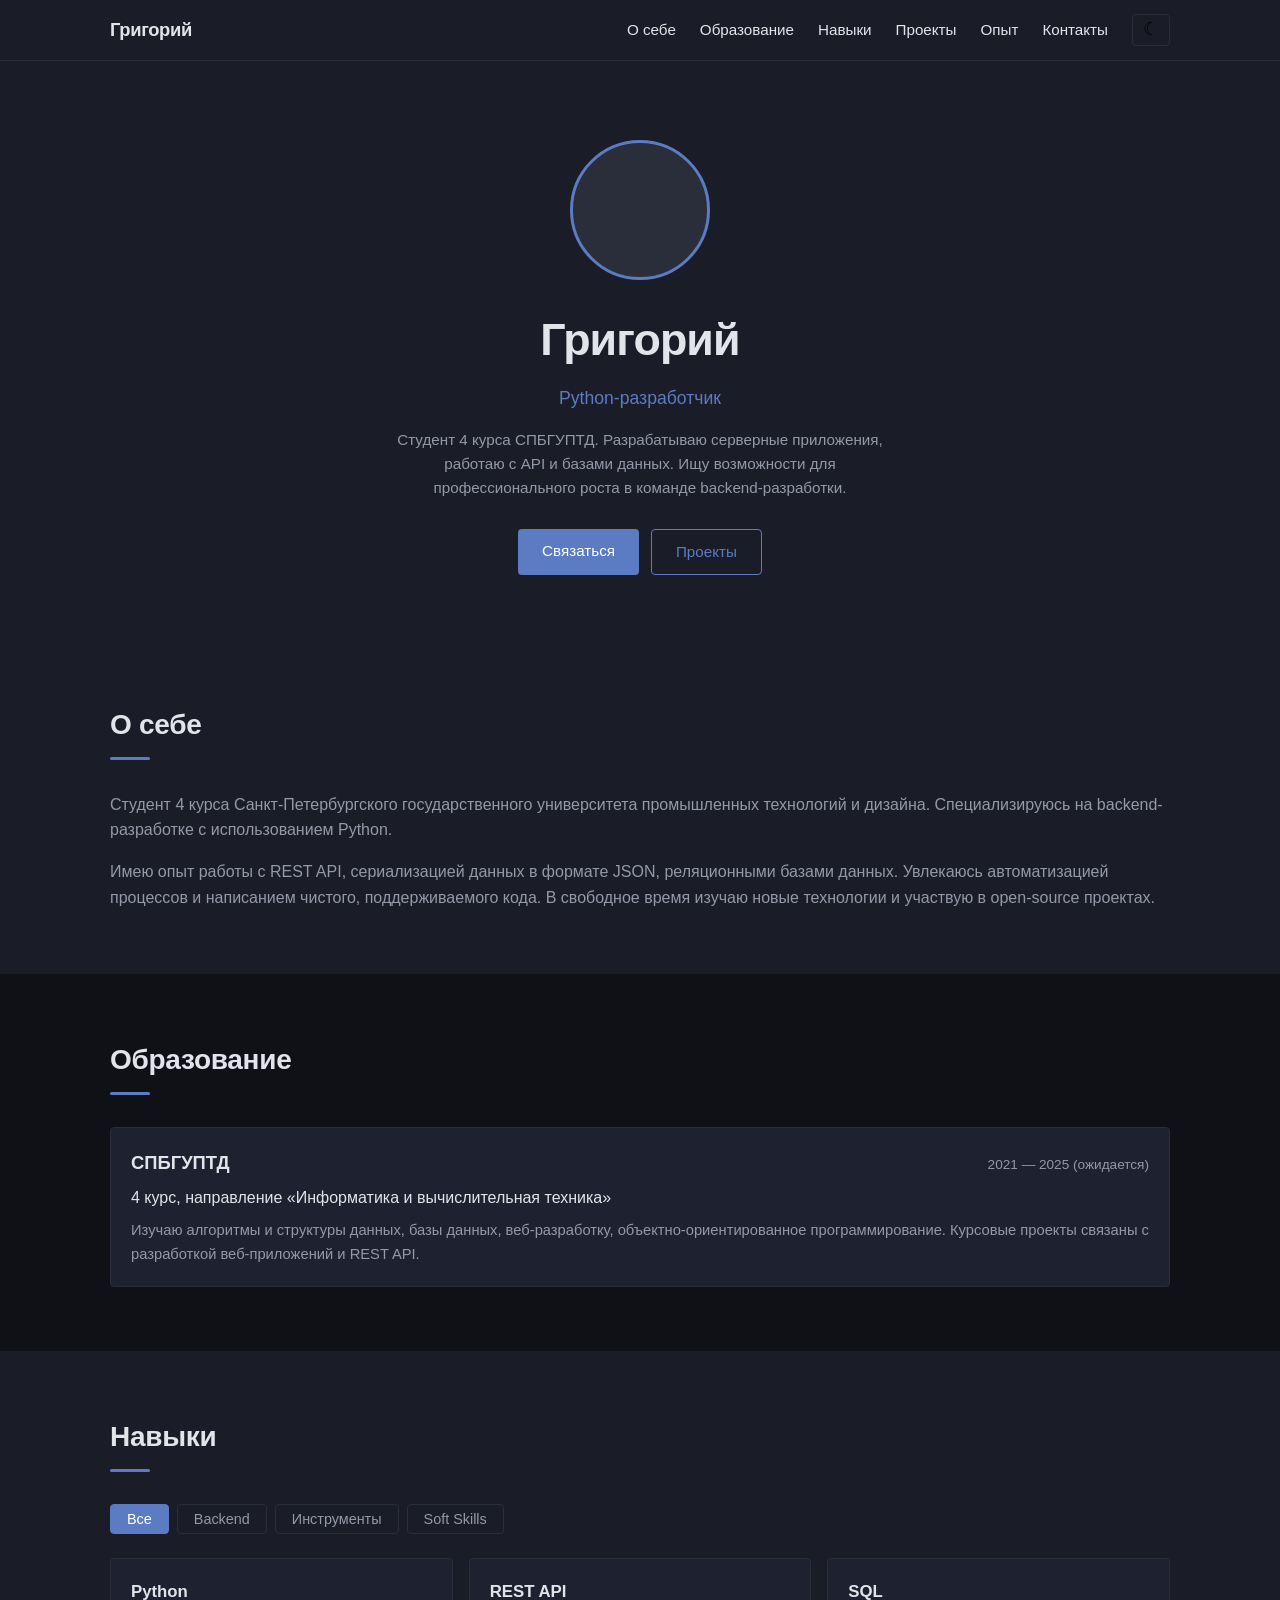
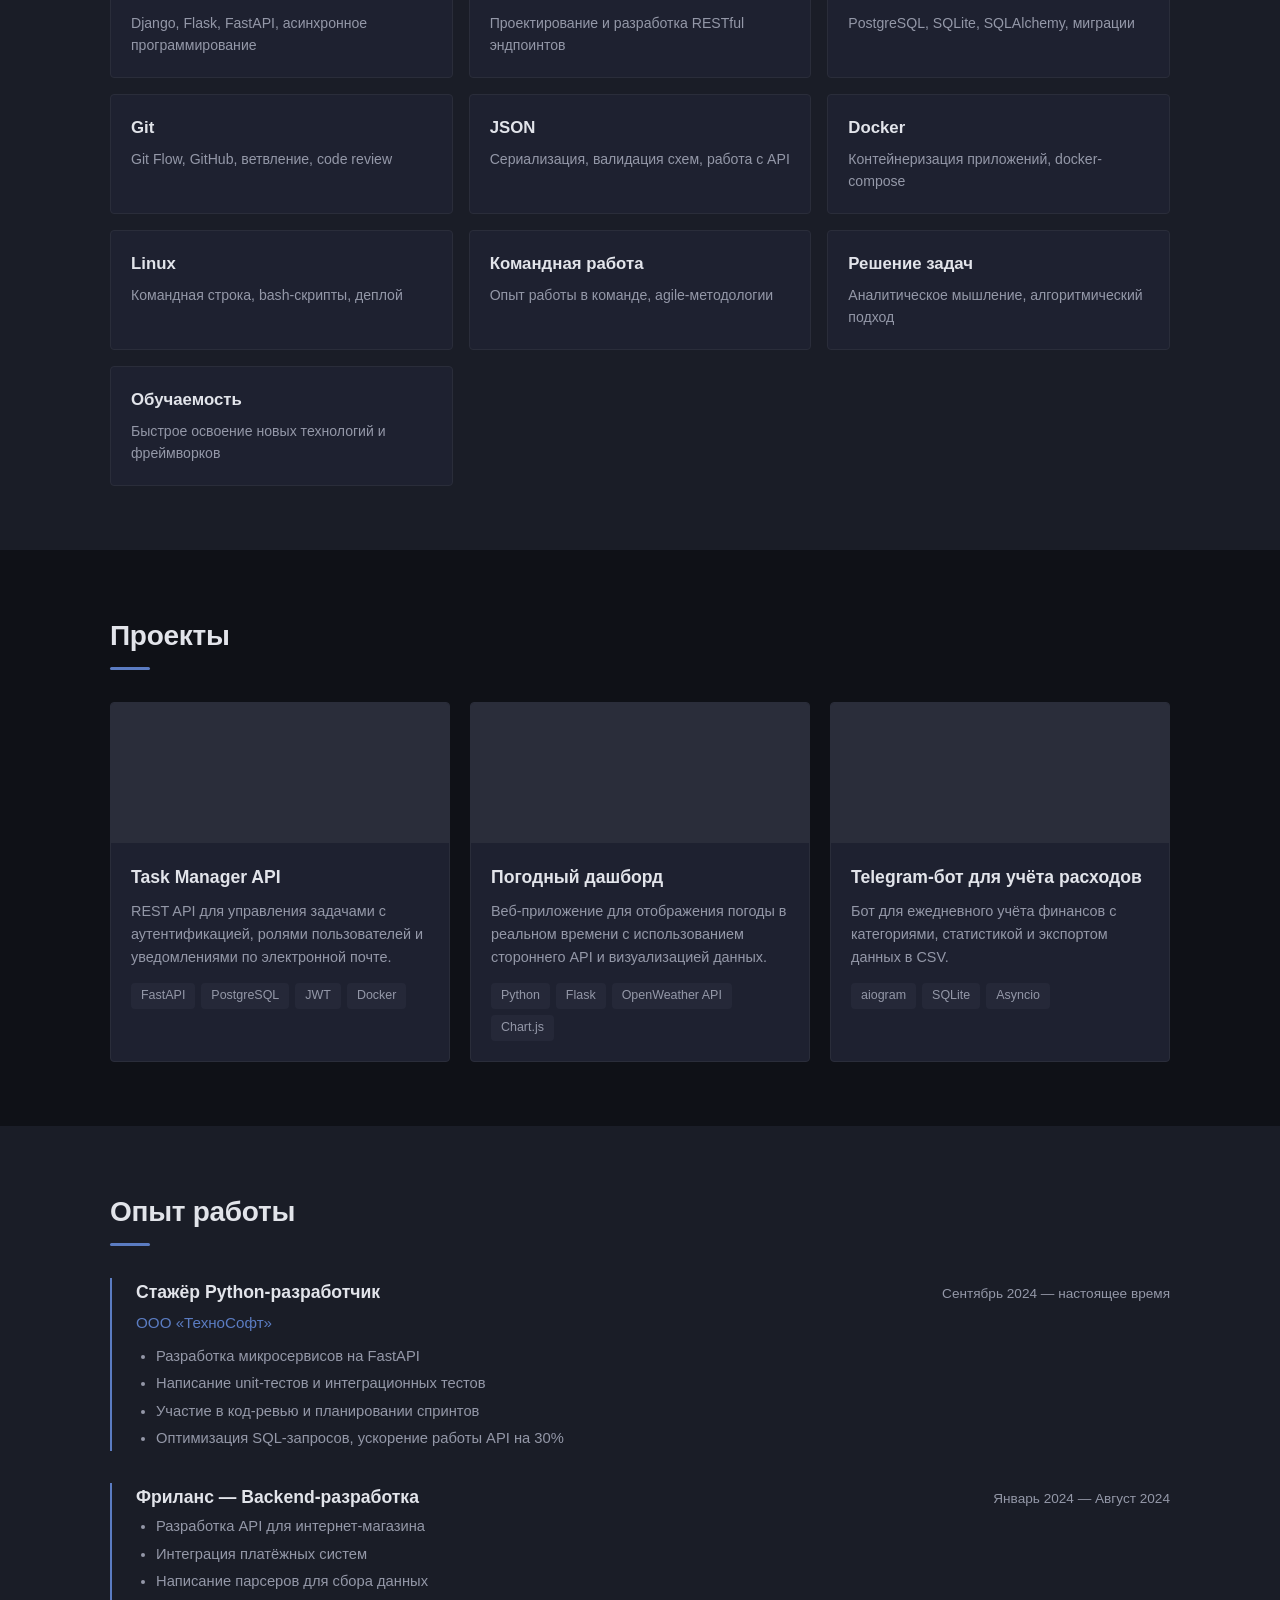
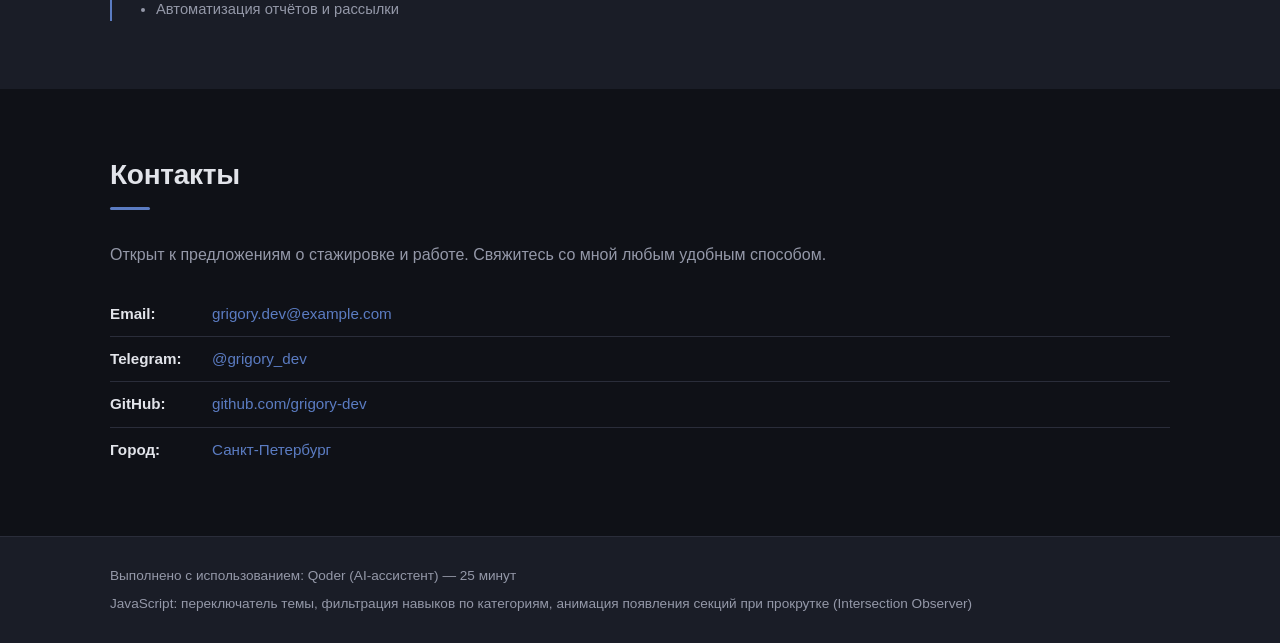
<file: Task 1/index.html>
<!DOCTYPE html>
<html lang="ru">
<head>
    <meta charset="UTF-8">
    <meta name="viewport" content="width=device-width, initial-scale=1.0">
    <title>Григорий — Python-разработчик</title>
    <link rel="stylesheet" href="css/style.css">
</head>
<body>
    <header class="header">
        <nav class="nav container">
            <a href="#hero" class="nav__logo">Григорий</a>
            <button class="nav__toggle" id="navToggle" aria-label="Открыть меню">
                <span></span>
                <span></span>
                <span></span>
            </button>
            <ul class="nav__menu" id="navMenu">
                <li><a href="#about" class="nav__link">О себе</a></li>
                <li><a href="#education" class="nav__link">Образование</a></li>
                <li><a href="#skills" class="nav__link">Навыки</a></li>
                <li><a href="#projects" class="nav__link">Проекты</a></li>
                <li><a href="#experience" class="nav__link">Опыт</a></li>
                <li><a href="#contacts" class="nav__link">Контакты</a></li>
                <li>
                    <button class="theme-toggle" id="themeToggle" aria-label="Переключить тему">
                        <span class="theme-toggle__icon theme-toggle__icon--moon">&#9790;</span>
                        <span class="theme-toggle__icon theme-toggle__icon--sun">&#9788;</span>
                    </button>
                </li>
            </ul>
        </nav>
    </header>

    <main>
        <section id="hero" class="hero">
            <div class="container hero__content">
                <div class="hero__avatar" aria-hidden="true"></div>
                <h1 class="hero__title">Григорий</h1>
                <p class="hero__subtitle">Python-разработчик</p>
                <p class="hero__description">Студент 4 курса СПБГУПТД. Разрабатываю серверные приложения, работаю с API и базами данных. Ищу возможности для профессионального роста в команде backend-разработки.</p>
                <div class="hero__actions">
                    <a href="#contacts" class="btn btn--primary">Связаться</a>
                    <a href="#projects" class="btn btn--outline">Проекты</a>
                </div>
            </div>
        </section>

        <section id="about" class="section about fade-in">
            <div class="container">
                <h2 class="section__title">О себе</h2>
                <div class="about__content">
                    <p>Студент 4 курса Санкт-Петербургского государственного университета промышленных технологий и дизайна. Специализируюсь на backend-разработке с использованием Python.</p>
                    <p>Имею опыт работы с REST API, сериализацией данных в формате JSON, реляционными базами данных. Увлекаюсь автоматизацией процессов и написанием чистого, поддерживаемого кода. В свободное время изучаю новые технологии и участвую в open-source проектах.</p>
                </div>
            </div>
        </section>

        <section id="education" class="section education fade-in">
            <div class="container">
                <h2 class="section__title">Образование</h2>
                <div class="education__item">
                    <div class="education__header">
                        <h3 class="education__title">СПБГУПТД</h3>
                        <span class="education__period">2021 — 2025 (ожидается)</span>
                    </div>
                    <p class="education__details">4 курс, направление «Информатика и вычислительная техника»</p>
                    <p class="education__description">Изучаю алгоритмы и структуры данных, базы данных, веб-разработку, объектно-ориентированное программирование. Курсовые проекты связаны с разработкой веб-приложений и REST API.</p>
                </div>
            </div>
        </section>

        <section id="skills" class="section skills fade-in">
            <div class="container">
                <h2 class="section__title">Навыки</h2>
                <div class="skills__filters">
                    <button class="filter-btn filter-btn--active" data-filter="all">Все</button>
                    <button class="filter-btn" data-filter="backend">Backend</button>
                    <button class="filter-btn" data-filter="tools">Инструменты</button>
                    <button class="filter-btn" data-filter="soft">Soft Skills</button>
                </div>
                <div class="skills__grid" id="skillsGrid">
                    <div class="skill-card" data-category="backend">
                        <h3 class="skill-card__title">Python</h3>
                        <p class="skill-card__desc">Django, Flask, FastAPI, асинхронное программирование</p>
                    </div>
                    <div class="skill-card" data-category="backend">
                        <h3 class="skill-card__title">REST API</h3>
                        <p class="skill-card__desc">Проектирование и разработка RESTful эндпоинтов</p>
                    </div>
                    <div class="skill-card" data-category="backend">
                        <h3 class="skill-card__title">SQL</h3>
                        <p class="skill-card__desc">PostgreSQL, SQLite, SQLAlchemy, миграции</p>
                    </div>
                    <div class="skill-card" data-category="tools">
                        <h3 class="skill-card__title">Git</h3>
                        <p class="skill-card__desc">Git Flow, GitHub, ветвление, code review</p>
                    </div>
                    <div class="skill-card" data-category="tools">
                        <h3 class="skill-card__title">JSON</h3>
                        <p class="skill-card__desc">Сериализация, валидация схем, работа с API</p>
                    </div>
                    <div class="skill-card" data-category="tools">
                        <h3 class="skill-card__title">Docker</h3>
                        <p class="skill-card__desc">Контейнеризация приложений, docker-compose</p>
                    </div>
                    <div class="skill-card" data-category="tools">
                        <h3 class="skill-card__title">Linux</h3>
                        <p class="skill-card__desc">Командная строка, bash-скрипты, деплой</p>
                    </div>
                    <div class="skill-card" data-category="soft">
                        <h3 class="skill-card__title">Командная работа</h3>
                        <p class="skill-card__desc">Опыт работы в команде, agile-методологии</p>
                    </div>
                    <div class="skill-card" data-category="soft">
                        <h3 class="skill-card__title">Решение задач</h3>
                        <p class="skill-card__desc">Аналитическое мышление, алгоритмический подход</p>
                    </div>
                    <div class="skill-card" data-category="soft">
                        <h3 class="skill-card__title">Обучаемость</h3>
                        <p class="skill-card__desc">Быстрое освоение новых технологий и фреймворков</p>
                    </div>
                </div>
            </div>
        </section>

        <section id="projects" class="section projects fade-in">
            <div class="container">
                <h2 class="section__title">Проекты</h2>
                <div class="projects__grid">
                    <article class="project-card">
                        <div class="project-card__image"></div>
                        <div class="project-card__content">
                            <h3 class="project-card__title">Task Manager API</h3>
                            <p class="project-card__desc">REST API для управления задачами с аутентификацией, ролями пользователей и уведомлениями по электронной почте.</p>
                            <div class="project-card__tags">
                                <span class="tag">FastAPI</span>
                                <span class="tag">PostgreSQL</span>
                                <span class="tag">JWT</span>
                                <span class="tag">Docker</span>
                            </div>
                        </div>
                    </article>
                    <article class="project-card">
                        <div class="project-card__image"></div>
                        <div class="project-card__content">
                            <h3 class="project-card__title">Погодный дашборд</h3>
                            <p class="project-card__desc">Веб-приложение для отображения погоды в реальном времени с использованием стороннего API и визуализацией данных.</p>
                            <div class="project-card__tags">
                                <span class="tag">Python</span>
                                <span class="tag">Flask</span>
                                <span class="tag">OpenWeather API</span>
                                <span class="tag">Chart.js</span>
                            </div>
                        </div>
                    </article>
                    <article class="project-card">
                        <div class="project-card__image"></div>
                        <div class="project-card__content">
                            <h3 class="project-card__title">Telegram-бот для учёта расходов</h3>
                            <p class="project-card__desc">Бот для ежедневного учёта финансов с категориями, статистикой и экспортом данных в CSV.</p>
                            <div class="project-card__tags">
                                <span class="tag">aiogram</span>
                                <span class="tag">SQLite</span>
                                <span class="tag">Asyncio</span>
                            </div>
                        </div>
                    </article>
                </div>
            </div>
        </section>

        <section id="experience" class="section experience fade-in">
            <div class="container">
                <h2 class="section__title">Опыт работы</h2>
                <div class="timeline">
                    <div class="timeline__item">
                        <div class="timeline__header">
                            <h3 class="timeline__title">Стажёр Python-разработчик</h3>
                            <span class="timeline__period">Сентябрь 2024 — настоящее время</span>
                        </div>
                        <p class="timeline__company">ООО «ТехноСофт»</p>
                        <ul class="timeline__list">
                            <li>Разработка микросервисов на FastAPI</li>
                            <li>Написание unit-тестов и интеграционных тестов</li>
                            <li>Участие в код-ревью и планировании спринтов</li>
                            <li>Оптимизация SQL-запросов, ускорение работы API на 30%</li>
                        </ul>
                    </div>
                    <div class="timeline__item">
                        <div class="timeline__header">
                            <h3 class="timeline__title">Фриланс — Backend-разработка</h3>
                            <span class="timeline__period">Январь 2024 — Август 2024</span>
                        </div>
                        <ul class="timeline__list">
                            <li>Разработка API для интернет-магазина</li>
                            <li>Интеграция платёжных систем</li>
                            <li>Написание парсеров для сбора данных</li>
                            <li>Автоматизация отчётов и рассылки</li>
                        </ul>
                    </div>
                </div>
            </div>
        </section>

        <section id="contacts" class="section contacts fade-in">
            <div class="container">
                <h2 class="section__title">Контакты</h2>
                <div class="contacts__content">
                    <p>Открыт к предложениям о стажировке и работе. Свяжитесь со мной любым удобным способом.</p>
                    <ul class="contacts__list">
                        <li>
                            <span class="contacts__label">Email:</span>
                            <a href="mailto:grigory.dev@example.com" class="contacts__value">grigory.dev@example.com</a>
                        </li>
                        <li>
                            <span class="contacts__label">Telegram:</span>
                            <a href="https://t.me/grigory_dev" class="contacts__value">@grigory_dev</a>
                        </li>
                        <li>
                            <span class="contacts__label">GitHub:</span>
                            <a href="https://github.com/grigory-dev" class="contacts__value">github.com/grigory-dev</a>
                        </li>
                        <li>
                            <span class="contacts__label">Город:</span>
                            <span class="contacts__value">Санкт-Петербург</span>
                        </li>
                    </ul>
                </div>
            </div>
        </section>
    </main>

    <footer class="footer">
        <div class="container">
            <p>Выполнено с использованием: Qoder (AI-ассистент) — 25 минут</p>
            <p>JavaScript: переключатель темы, фильтрация навыков по категориям, анимация появления секций при прокрутке (Intersection Observer)</p>
        </div>
    </footer>

    <script src="js/main.js"></script>
</body>
</html>
</file>
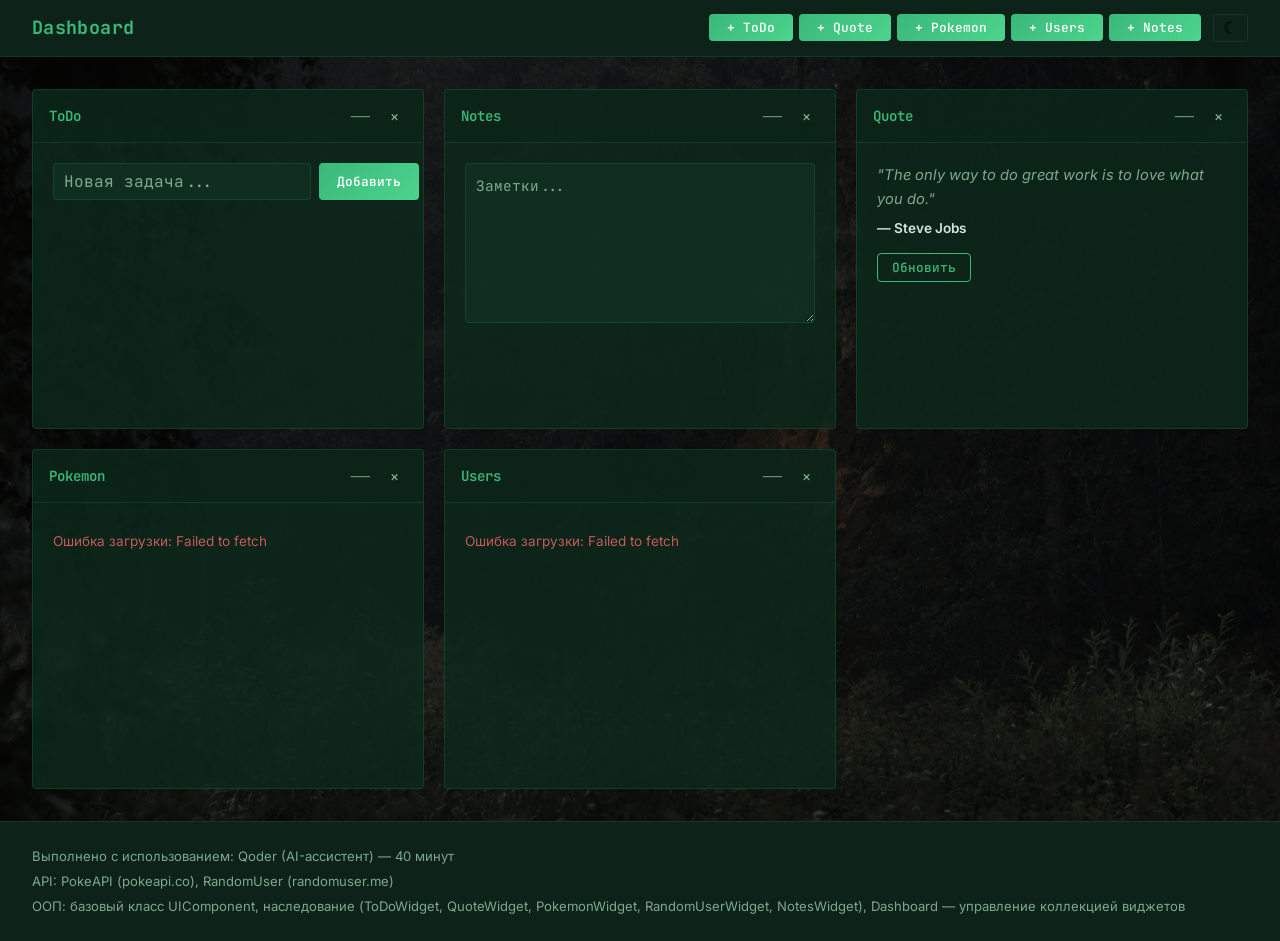
<file: Task 2/index.html>
<!DOCTYPE html>
<html lang="ru">
<head>
    <meta charset="UTF-8">
    <meta name="viewport" content="width=device-width, initial-scale=1.0">
    <title>Game Dashboard</title>
    <link rel="preconnect" href="https://fonts.googleapis.com">
    <link rel="preconnect" href="https://fonts.gstatic.com" crossorigin>
    <link href="https://fonts.googleapis.com/css2?family=Inter:wght@400;500;600;700&family=JetBrains+Mono:wght@400;500;600;700&display=swap" rel="stylesheet">
    <link rel="stylesheet" href="styles/main.css">
    <link rel="stylesheet" href="styles/components.css">
</head>
<body>
    <header class="topbar">
        <div class="topbar__inner container">
            <h1 class="topbar__title">Dashboard</h1>
            <div class="topbar__actions">
                <div class="topbar__add">
                    <button class="btn btn--sm" data-add="todo">+ ToDo</button>
                    <button class="btn btn--sm" data-add="quote">+ Quote</button>
                    <button class="btn btn--sm" data-add="pokemon">+ Pokemon</button>
                    <button class="btn btn--sm" data-add="users">+ Users</button>
                    <button class="btn btn--sm" data-add="notes">+ Notes</button>
                </div>
                <button class="theme-toggle" id="themeToggle" aria-label="Переключить тему">
                    <span class="theme-toggle__icon theme-toggle__icon--moon">&#9790;</span>
                    <span class="theme-toggle__icon theme-toggle__icon--sun">&#9788;</span>
                </button>
            </div>
        </div>
    </header>

    <main class="container">
        <div id="dashboard" class="dashboard-grid"></div>
    </main>

    <footer class="footer">
        <div class="container">
            <p>Выполнено с использованием: Qoder (AI-ассистент) — 40 минут</p>
            <p>API: PokeAPI (pokeapi.co), RandomUser (randomuser.me)</p>
            <p>ООП: базовый класс UIComponent, наследование (ToDoWidget, QuoteWidget, PokemonWidget, RandomUserWidget, NotesWidget), Dashboard — управление коллекцией виджетов</p>
        </div>
    </footer>

    <script src="main.js" type="module"></script>
</body>
</html>
</file>
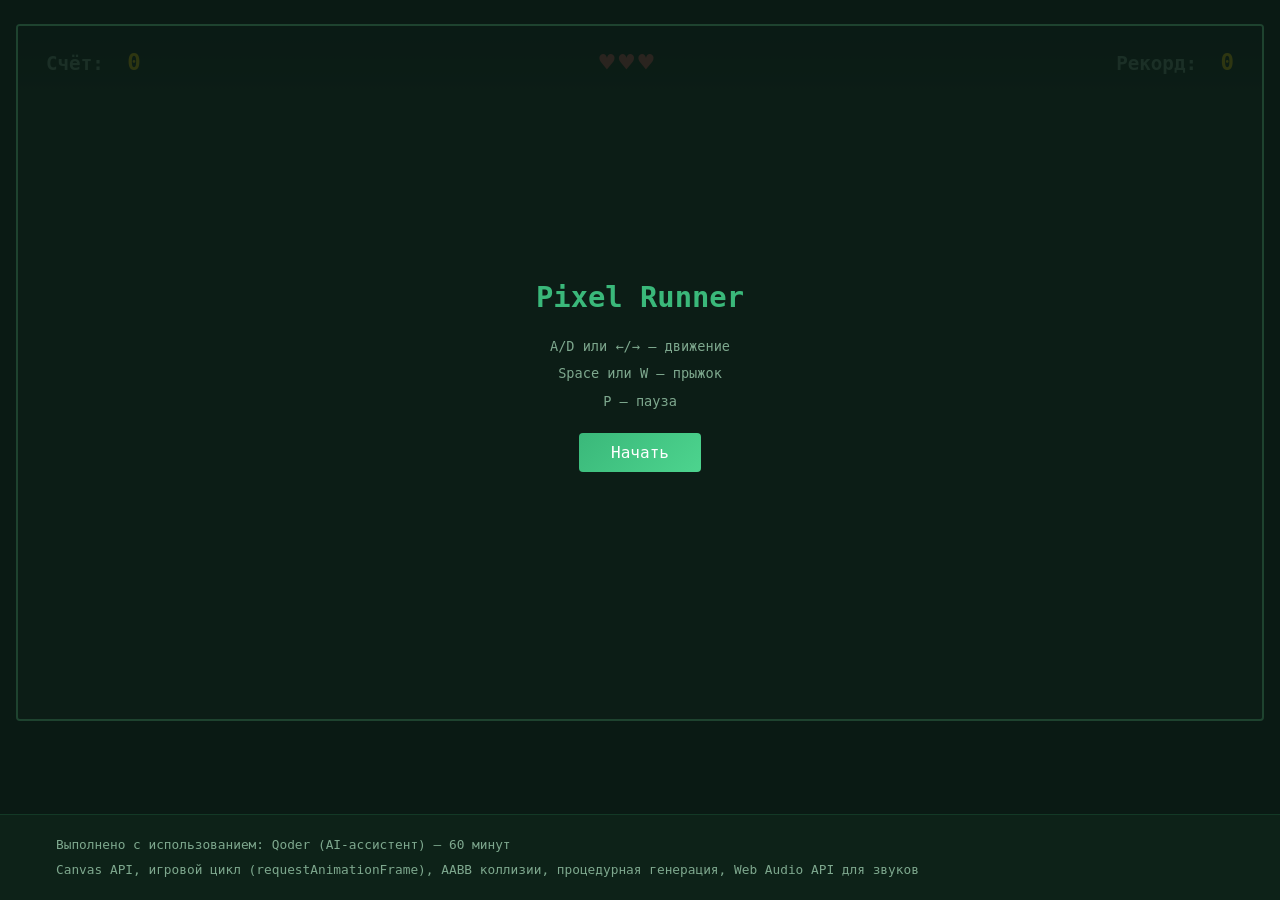
<file: Task 3/index.html>
<!DOCTYPE html>
<html lang="ru">
<head>
    <meta charset="UTF-8">
    <meta name="viewport" content="width=device-width, initial-scale=1.0">
    <title>Pixel Runner</title>
    <link rel="stylesheet" href="css/style.css">
</head>
<body>
    <div class="game-wrapper">
        <div class="game-container">
            <canvas id="gameCanvas"></canvas>

            <!-- HUD inside canvas area -->
            <div class="hud" id="hud">
                <div class="hud__score">
                    <span class="hud__label">Счёт:</span>
                    <span id="scoreDisplay">0</span>
                </div>
                <div class="hud__lives">
                    <span id="livesDisplay">♥♥♥</span>
                </div>
                <div class="hud__highscore">
                    <span class="hud__label">Рекорд:</span>
                    <span id="highScoreDisplay">0</span>
                </div>
            </div>

            <div class="game-overlay" id="startOverlay">
                <div class="overlay__content">
                    <h2>Pixel Runner</h2>
                    <p>A/D или ←/→ — движение</p>
                    <p>Space или W — прыжок</p>
                    <p>P — пауза</p>
                    <button class="btn btn--start" id="startBtn">Начать</button>
                </div>
            </div>

            <div class="game-overlay game-overlay--hidden" id="pauseOverlay">
                <div class="overlay__content">
                    <h2>Пауза</h2>
                    <button class="btn btn--start" id="resumeBtn">Продолжить</button>
                    <button class="btn btn--start" id="restartBtnPause" style="margin-top:10px">Рестарт</button>
                </div>
            </div>

            <div class="game-overlay game-overlay--hidden" id="gameOverOverlay">
                <div class="overlay__content">
                    <h2>Game Over</h2>
                    <p>Ваш счёт: <span id="finalScore">0</span></p>
                    <button class="btn btn--start" id="restartBtn">Заново</button>
                </div>
            </div>
        </div>
    </div>

    <footer class="footer">
        <div class="container">
            <p>Выполнено с использованием: Qoder (AI-ассистент) — 60 минут</p>
            <p>Canvas API, игровой цикл (requestAnimationFrame), AABB коллизии, процедурная генерация, Web Audio API для звуков</p>
        </div>
    </footer>

    <script src="js/InputHandler.js"></script>
    <script src="js/Collision.js"></script>
    <script src="js/Player.js"></script>
    <script src="js/Platform.js"></script>
    <script src="js/Coin.js"></script>
    <script src="js/Enemy.js"></script>
    <script src="js/Renderer.js"></script>
    <script src="js/Game.js"></script>
    <script src="js/main.js"></script>
</body>
</html>
</file>
<file: Task 1/css/style.css>
/* ===== CSS Variables ===== */
:root {
    --color-bg: #0f1117;
    --color-bg-alt: #1a1d27;
    --color-bg-card: #1e2130;
    --color-text: #e2e4ea;
    --color-text-muted: #9498a8;
    --color-accent: #5b7cc2;
    --color-accent-hover: #7a96d9;
    --color-border: #2a2d3a;
    --color-tag-bg: #252838;
    --shadow-sm: 0 1px 3px rgba(0, 0, 0, 0.3);
    --shadow-md: 0 4px 12px rgba(0, 0, 0, 0.35);
    --radius: 4px;
    --transition: 0.25s ease;
    --max-width: 1100px;
    --header-height: 60px;
}

.light-theme {
    --color-bg: #f5f6f8;
    --color-bg-alt: #ffffff;
    --color-bg-card: #ffffff;
    --color-text: #1e2130;
    --color-text-muted: #6b7084;
    --color-accent: #3d5a99;
    --color-accent-hover: #2e4478;
    --color-border: #dde0e6;
    --color-tag-bg: #e8eaf0;
    --shadow-sm: 0 1px 3px rgba(0, 0, 0, 0.08);
    --shadow-md: 0 4px 12px rgba(0, 0, 0, 0.1);
}

/* ===== Reset & Base ===== */
*,
*::before,
*::after {
    margin: 0;
    padding: 0;
    box-sizing: border-box;
}

html {
    scroll-behavior: smooth;
}

body {
    font-family: -apple-system, BlinkMacSystemFont, 'Segoe UI', Roboto, 'Helvetica Neue', Arial, sans-serif;
    background-color: var(--color-bg);
    color: var(--color-text);
    line-height: 1.6;
    transition: background-color var(--transition), color var(--transition);
}

a {
    color: var(--color-accent);
    text-decoration: none;
    transition: color var(--transition);
}

a:hover {
    color: var(--color-accent-hover);
}

ul {
    list-style: none;
}

img {
    max-width: 100%;
    display: block;
}

/* ===== Utility ===== */
.container {
    width: 100%;
    max-width: var(--max-width);
    margin: 0 auto;
    padding: 0 20px;
}

/* ===== Header / Nav ===== */
.header {
    position: fixed;
    top: 0;
    left: 0;
    right: 0;
    z-index: 100;
    background-color: var(--color-bg-alt);
    border-bottom: 1px solid var(--color-border);
    transition: background-color var(--transition);
}

.nav {
    display: flex;
    align-items: center;
    justify-content: space-between;
    height: var(--header-height);
    position: relative;
}

.nav__logo {
    font-size: 1.15rem;
    font-weight: 700;
    color: var(--color-text);
    letter-spacing: -0.02em;
}

.nav__logo:hover {
    color: var(--color-accent);
}

.nav__toggle {
    display: flex;
    flex-direction: column;
    gap: 5px;
    background: none;
    border: none;
    cursor: pointer;
    padding: 4px;
}

.nav__toggle span {
    display: block;
    width: 24px;
    height: 2px;
    background-color: var(--color-text);
    border-radius: 2px;
    transition: background-color var(--transition);
}

.nav__menu {
    position: absolute;
    top: var(--header-height);
    left: 0;
    right: 0;
    background-color: var(--color-bg-alt);
    border-bottom: 1px solid var(--color-border);
    flex-direction: column;
    padding: 16px 20px;
    display: none;
    transition: background-color var(--transition);
}

.nav__menu.nav__menu--open {
    display: flex;
}

.nav__link {
    display: block;
    padding: 10px 0;
    color: var(--color-text);
    font-size: 0.95rem;
    transition: color var(--transition);
}

.nav__link:hover {
    color: var(--color-accent);
}

/* ===== Theme Toggle ===== */
.theme-toggle {
    background: none;
    border: 1px solid var(--color-border);
    border-radius: var(--radius);
    cursor: pointer;
    padding: 6px 10px;
    margin-top: 8px;
    transition: border-color var(--transition), background-color var(--transition);
}

.theme-toggle:hover {
    border-color: var(--color-accent);
    background-color: var(--color-bg);
}

.theme-toggle__icon {
    font-size: 1.1rem;
    line-height: 1;
}

.theme-toggle__icon--moon {
    display: inline;
}

.theme-toggle__icon--sun {
    display: none;
}

.light-theme .theme-toggle__icon--moon {
    display: none;
}

.light-theme .theme-toggle__icon--sun {
    display: inline;
}

/* ===== Hero ===== */
.hero {
    margin-top: var(--header-height);
    padding: 60px 0 48px;
    text-align: center;
    background-color: var(--color-bg-alt);
    transition: background-color var(--transition);
}

.hero__avatar {
    width: 100px;
    height: 100px;
    border-radius: 50%;
    background-color: var(--color-border);
    margin: 0 auto 24px;
    border: 3px solid var(--color-accent);
}

.hero__title {
    font-size: 2rem;
    font-weight: 700;
    letter-spacing: -0.02em;
    margin-bottom: 8px;
}

.hero__subtitle {
    font-size: 1.1rem;
    color: var(--color-accent);
    margin-bottom: 16px;
}

.hero__description {
    max-width: 520px;
    margin: 0 auto 28px;
    color: var(--color-text-muted);
    font-size: 0.95rem;
}

.hero__actions {
    display: flex;
    gap: 12px;
    justify-content: center;
    flex-wrap: wrap;
}

/* ===== Buttons ===== */
.btn {
    display: inline-block;
    padding: 10px 24px;
    border-radius: var(--radius);
    font-size: 0.95rem;
    font-weight: 500;
    transition: background-color var(--transition), color var(--transition), border-color var(--transition);
    cursor: pointer;
    text-align: center;
}

.btn--primary {
    background-color: var(--color-accent);
    color: #fff;
    border: none;
}

.btn--primary:hover {
    background-color: var(--color-accent-hover);
    color: #fff;
}

.btn--outline {
    background: none;
    color: var(--color-accent);
    border: 1px solid var(--color-accent);
}

.btn--outline:hover {
    background-color: var(--color-accent);
    color: #fff;
}

/* ===== Sections ===== */
.section {
    padding: 48px 0;
}

.section:nth-child(even) {
    background-color: var(--color-bg-alt);
}

.section__title {
    font-size: 1.5rem;
    font-weight: 700;
    margin-bottom: 32px;
    letter-spacing: -0.01em;
    position: relative;
    padding-bottom: 12px;
}

.section__title::after {
    content: '';
    position: absolute;
    bottom: 0;
    left: 0;
    width: 40px;
    height: 3px;
    background-color: var(--color-accent);
    border-radius: 2px;
}

/* ===== About ===== */
.about__content p {
    margin-bottom: 16px;
    color: var(--color-text-muted);
}

.about__content p:last-child {
    margin-bottom: 0;
}

/* ===== Education ===== */
.education__item {
    background-color: var(--color-bg-card);
    border: 1px solid var(--color-border);
    border-radius: var(--radius);
    padding: 20px;
    transition: background-color var(--transition), border-color var(--transition);
}

.education__header {
    display: flex;
    justify-content: space-between;
    align-items: baseline;
    flex-wrap: wrap;
    gap: 8px;
    margin-bottom: 8px;
}

.education__title {
    font-size: 1.15rem;
    font-weight: 600;
}

.education__period {
    font-size: 0.85rem;
    color: var(--color-text-muted);
    white-space: nowrap;
}

.education__details {
    font-weight: 500;
    margin-bottom: 8px;
}

.education__description {
    color: var(--color-text-muted);
    font-size: 0.92rem;
}

/* ===== Skills ===== */
.skills__filters {
    display: flex;
    gap: 8px;
    flex-wrap: wrap;
    margin-bottom: 24px;
}

.filter-btn {
    padding: 6px 16px;
    border: 1px solid var(--color-border);
    border-radius: var(--radius);
    background: none;
    color: var(--color-text-muted);
    font-size: 0.9rem;
    cursor: pointer;
    transition: background-color var(--transition), color var(--transition), border-color var(--transition);
}

.filter-btn:hover {
    border-color: var(--color-accent);
    color: var(--color-accent);
}

.filter-btn--active {
    background-color: var(--color-accent);
    color: #fff;
    border-color: var(--color-accent);
}

.skills__grid {
    display: grid;
    grid-template-columns: 1fr;
    gap: 16px;
}

.skill-card {
    background-color: var(--color-bg-card);
    border: 1px solid var(--color-border);
    border-radius: var(--radius);
    padding: 20px;
    transition: background-color var(--transition), border-color var(--transition), opacity 0.3s ease, transform 0.3s ease;
}

.skill-card.skill-card--hidden {
    opacity: 0;
    transform: scale(0.95);
    pointer-events: none;
    position: absolute;
    width: 0;
    height: 0;
    padding: 0;
    border: 0;
    overflow: hidden;
}

.skill-card__title {
    font-size: 1.05rem;
    font-weight: 600;
    margin-bottom: 6px;
}

.skill-card__desc {
    font-size: 0.88rem;
    color: var(--color-text-muted);
}

/* ===== Projects ===== */
.projects__grid {
    display: grid;
    grid-template-columns: 1fr;
    gap: 20px;
}

.project-card {
    background-color: var(--color-bg-card);
    border: 1px solid var(--color-border);
    border-radius: var(--radius);
    overflow: hidden;
    transition: background-color var(--transition), border-color var(--transition), box-shadow var(--transition);
}

.project-card:hover {
    box-shadow: var(--shadow-md);
}

.project-card__image {
    height: 140px;
    background-color: var(--color-border);
    transition: background-color var(--transition);
}

.project-card__content {
    padding: 20px;
}

.project-card__title {
    font-size: 1.1rem;
    font-weight: 600;
    margin-bottom: 8px;
}

.project-card__desc {
    font-size: 0.9rem;
    color: var(--color-text-muted);
    margin-bottom: 14px;
}

.project-card__tags {
    display: flex;
    flex-wrap: wrap;
    gap: 6px;
}

.tag {
    display: inline-block;
    padding: 3px 10px;
    background-color: var(--color-tag-bg);
    border-radius: var(--radius);
    font-size: 0.78rem;
    color: var(--color-text-muted);
    transition: background-color var(--transition);
}

/* ===== Experience / Timeline ===== */
.timeline__item {
    position: relative;
    padding-left: 24px;
    margin-bottom: 32px;
    border-left: 2px solid var(--color-accent);
}

.timeline__item:last-child {
    margin-bottom: 0;
}

.timeline__header {
    display: flex;
    justify-content: space-between;
    align-items: baseline;
    flex-wrap: wrap;
    gap: 8px;
    margin-bottom: 4px;
}

.timeline__title {
    font-size: 1.1rem;
    font-weight: 600;
}

.timeline__period {
    font-size: 0.85rem;
    color: var(--color-text-muted);
    white-space: nowrap;
}

.timeline__company {
    font-size: 0.95rem;
    color: var(--color-accent);
    margin-bottom: 10px;
}

.timeline__list {
    list-style: disc;
    padding-left: 20px;
}

.timeline__list li {
    color: var(--color-text-muted);
    font-size: 0.92rem;
    margin-bottom: 4px;
}

/* ===== Contacts ===== */
.contacts__content p {
    color: var(--color-text-muted);
    margin-bottom: 24px;
}

.contacts__list li {
    display: flex;
    flex-wrap: wrap;
    gap: 4px 12px;
    padding: 10px 0;
    border-bottom: 1px solid var(--color-border);
    font-size: 0.95rem;
}

.contacts__list li:last-child {
    border-bottom: none;
}

.contacts__label {
    font-weight: 600;
    min-width: 90px;
}

.contacts__value {
    color: var(--color-accent);
}

/* ===== Footer ===== */
.footer {
    padding: 28px 0;
    background-color: var(--color-bg-alt);
    border-top: 1px solid var(--color-border);
    transition: background-color var(--transition);
}

.footer .container {
    font-size: 0.85rem;
    color: var(--color-text-muted);
}

.footer p {
    margin-bottom: 6px;
}

.footer p:last-child {
    margin-bottom: 0;
}

/* ===== Fade-in animation ===== */
.fade-in {
    opacity: 0;
    transform: translateY(24px);
    transition: opacity 0.5s ease, transform 0.5s ease;
}

.fade-in.fade-in--visible {
    opacity: 1;
    transform: translateY(0);
}

/* ===== Tablet (>= 600px) ===== */
@media (min-width: 600px) {
    .skills__grid {
        grid-template-columns: repeat(2, 1fr);
    }

    .projects__grid {
        grid-template-columns: repeat(2, 1fr);
    }

    .hero__avatar {
        width: 120px;
        height: 120px;
    }

    .hero__title {
        font-size: 2.4rem;
    }
}

/* ===== Desktop (>= 960px) ===== */
@media (min-width: 960px) {
    .nav__toggle {
        display: none;
    }

    .nav__menu {
        position: static;
        flex-direction: row;
        background: none;
        border: none;
        padding: 0;
        display: flex;
        gap: 24px;
        align-items: center;
    }

    .nav__link {
        padding: 0;
    }

    .theme-toggle {
        margin-top: 0;
    }

    .hero {
        padding: 80px 0 64px;
    }

    .hero__content {
        max-width: 640px;
    }

    .hero__avatar {
        width: 140px;
        height: 140px;
    }

    .hero__title {
        font-size: 2.8rem;
    }

    .section {
        padding: 64px 0;
    }

    .section__title {
        font-size: 1.75rem;
    }

    .skills__grid {
        grid-template-columns: repeat(3, 1fr);
    }

    .projects__grid {
        grid-template-columns: repeat(3, 1fr);
    }
}
</file>
<file: Task 2/styles/main.css>
/* ===== Variables ===== */
:root {
    --color-bg: #0a1a14;
    --color-bg-alt: #0d2218;
    --color-bg-card: rgba(14, 40, 28, 0.85);
    --color-bg-input: rgba(18, 50, 35, 0.8);
    --color-text: #d4e8dc;
    --color-text-muted: #7ea88e;
    --color-accent: #3ab87a;
    --color-accent-hover: #4dd48e;
    --color-glow: rgba(58, 184, 122, 0.35);
    --color-glow-active: rgba(58, 184, 122, 0.15);
    --color-border: rgba(58, 184, 122, 0.15);
    --color-danger: #c25b5b;
    --color-danger-hover: #d97a7a;
    --shadow-sm: 0 1px 4px rgba(0, 0, 0, 0.4);
    --shadow-md: 0 4px 16px rgba(0, 0, 0, 0.45);
    --radius: 4px;
    --transition: 0.25s ease;
    --max-width: 1320px;
    --topbar-height: 56px;
}

.light-theme {
    --color-bg: #d4ede0;
    --color-bg-alt: #ddeee5;
    --color-bg-card: rgba(232, 245, 238, 0.95);
    --color-bg-input: rgba(224, 242, 234, 0.9);
    --color-text: #1a2e22;
    --color-text-muted: #5a8068;
    --color-accent: #2a9a5e;
    --color-accent-hover: #1e7a48;
    --color-glow: rgba(42, 154, 94, 0.3);
    --color-glow-active: rgba(42, 154, 94, 0.12);
    --color-border: rgba(42, 154, 94, 0.2);
    --color-danger: #a84040;
    --color-danger-hover: #8c3535;
    --shadow-sm: 0 1px 4px rgba(0, 0, 0, 0.1);
    --shadow-md: 0 4px 16px rgba(0, 0, 0, 0.15);
}

/* ===== Reset & Base ===== */
*,
*::before,
*::after {
    margin: 0;
    padding: 0;
    box-sizing: border-box;
}

html {
    scroll-behavior: smooth;
}

body {
    font-family: 'Inter', -apple-system, BlinkMacSystemFont, 'Segoe UI', sans-serif;
    color: var(--color-text);
    line-height: 1.6;
    transition: background-color var(--transition), color var(--transition);
    min-height: 100vh;
    display: flex;
    flex-direction: column;
    position: relative;
}

/* ===== Background Image ===== */
body::before {
    content: '';
    position: fixed;
    inset: 0;
    z-index: -2;
    background: url('../images/kristine-kozaka-lfcjlaZzRBg-unsplash.jpg') center/cover no-repeat;
}

body::after {
    content: '';
    position: fixed;
    inset: 0;
    z-index: -1;
    background-color: #000;
    opacity: 0.55;
}

.light-theme body::after,
body.light-theme::after {
    opacity: 0.75;
}

a {
    color: var(--color-accent);
    text-decoration: none;
    transition: color var(--transition);
}

a:hover {
    color: var(--color-accent-hover);
}

ul {
    list-style: none;
}

input, button, textarea {
    font-family: inherit;
    font-size: inherit;
}

/* ===== Utility ===== */
.container {
    width: 100%;
    max-width: var(--max-width);
    margin: 0 auto;
    padding: 0 16px;
    position: relative;
}

/* ===== Topbar ===== */
.topbar {
    position: sticky;
    top: 0;
    z-index: 100;
    background: var(--color-bg-alt);
    border-bottom: 1px solid var(--color-border);
    transition: background-color var(--transition);
}

.topbar__inner {
    display: flex;
    align-items: center;
    justify-content: space-between;
    height: var(--topbar-height);
    flex-wrap: wrap;
    gap: 12px;
}

.topbar__title {
    font-family: 'JetBrains Mono', 'Fira Code', 'Consolas', monospace;
    font-size: 1.05rem;
    font-weight: 700;
    letter-spacing: 0.02em;
    white-space: nowrap;
    color: var(--color-accent);
}

.topbar__actions {
    display: flex;
    align-items: center;
    gap: 12px;
    flex-wrap: wrap;
}

.topbar__add {
    display: flex;
    gap: 6px;
    flex-wrap: wrap;
}

/* ===== Buttons ===== */
.btn {
    display: inline-flex;
    align-items: center;
    justify-content: center;
    padding: 8px 18px;
    border-radius: var(--radius);
    font-size: 0.9rem;
    font-weight: 500;
    transition: all var(--transition);
    cursor: pointer;
    border: none;
    text-align: center;
    white-space: nowrap;
    position: relative;
}

.btn:disabled {
    opacity: 0.5;
    cursor: not-allowed;
}

.btn--sm {
    padding: 5px 18px;
    font-size: 0.8rem;
    background: linear-gradient(135deg, var(--color-accent), var(--color-accent-hover));
    color: #fff;
    font-family: 'JetBrains Mono', 'Fira Code', 'Consolas', monospace;
}

.btn--sm:hover:not(:disabled) {
    color: #fff;
    box-shadow: 0 0 12px var(--color-glow), 0 0 24px var(--color-glow-active);
}

.btn--sm:active:not(:disabled) {
    box-shadow: 0 0 6px var(--color-glow-active);
    filter: brightness(0.85);
}

.btn--danger {
    background: none;
    color: var(--color-danger);
    padding: 4px 8px;
    font-size: 0.8rem;
}

.btn--danger:hover:not(:disabled) {
    background-color: var(--color-danger);
    color: #fff;
    box-shadow: 0 0 10px rgba(194, 91, 91, 0.3);
}

.btn--outline {
    background: none;
    color: var(--color-accent);
    border: 1px solid var(--color-accent);
    padding: 5px 14px;
    font-size: 0.8rem;
    font-family: 'JetBrains Mono', 'Fira Code', 'Consolas', monospace;
}

.btn--outline:hover:not(:disabled) {
    background-color: var(--color-accent);
    color: #fff;
    box-shadow: 0 0 12px var(--color-glow), 0 0 24px var(--color-glow-active);
}

.btn--outline:active:not(:disabled) {
    box-shadow: 0 0 6px var(--color-glow-active);
    filter: brightness(0.85);
}

.btn--ghost {
    background: none;
    color: var(--color-text-muted);
    padding: 4px 8px;
    font-size: 0.85rem;
}

.btn--ghost:hover:not(:disabled) {
    color: var(--color-text);
    background-color: var(--color-bg);
}

/* ===== Theme Toggle ===== */
.theme-toggle {
    background: none;
    border: 1px solid var(--color-border);
    border-radius: var(--radius);
    cursor: pointer;
    padding: 5px 9px;
    transition: all var(--transition);
    line-height: 1;
}

.theme-toggle:hover {
    border-color: var(--color-accent);
    box-shadow: 0 0 10px var(--color-glow);
}

.theme-toggle:active {
    box-shadow: 0 0 4px var(--color-glow-active);
}

.theme-toggle__icon {
    font-size: 1.05rem;
    line-height: 1;
}

.theme-toggle__icon--moon {
    display: inline;
}

.theme-toggle__icon--sun {
    display: none;
}

.light-theme .theme-toggle__icon--moon {
    display: none;
}

.light-theme .theme-toggle__icon--sun {
    display: inline;
}

/* ===== Dashboard Grid ===== */
main {
    padding: 0 0 40px;
    flex: 1;
}

.dashboard-grid {
    display: grid;
    grid-template-columns: 1fr;
    gap: 20px;
    margin-top: 32px;
    margin-bottom: 32px;
    align-items: start;
}

/* ===== Footer ===== */
.footer {
    padding: 24px 0;
    background: var(--color-bg-alt);
    border-top: 1px solid var(--color-border);
    transition: background-color var(--transition);
    margin-top: auto;
}

.footer .container {
    font-size: 0.82rem;
    color: var(--color-text-muted);
}

.footer p {
    margin-bottom: 4px;
}

.footer p:last-child {
    margin-bottom: 0;
}

/* ===== Loading Spinner ===== */
.loading {
    display: flex;
    align-items: center;
    justify-content: center;
    padding: 24px;
    color: var(--color-text-muted);
    font-size: 0.9rem;
}

.loading::before {
    content: '';
    width: 18px;
    height: 18px;
    border: 2px solid var(--color-border);
    border-top-color: var(--color-accent);
    border-radius: 50%;
    margin-right: 10px;
    animation: spin 0.7s linear infinite;
}

@keyframes spin {
    to {
        transform: rotate(360deg);
    }
}

/* ===== Error State ===== */
.error-msg {
    color: var(--color-danger);
    font-size: 0.85rem;
    padding: 8px 0;
}

/* ===== Tablet (>= 600px) ===== */
@media (min-width: 600px) {
    .dashboard-grid {
        grid-template-columns: repeat(2, 1fr);
    }

    .container {
        padding: 0 24px;
    }
}

/* ===== Desktop (>= 960px) ===== */
@media (min-width: 960px) {
    .dashboard-grid {
        grid-template-columns: repeat(3, 1fr);
    }

    .topbar__title {
        font-size: 1.15rem;
    }

    .container {
        padding: 0 32px;
    }
}
</file>
<file: Task 2/styles/components.css>
/* ===== Widget Card ===== */
.widget {
    background-color: var(--color-bg-card);
    border: 1px solid var(--color-border);
    border-radius: var(--radius);
    display: flex;
    flex-direction: column;
    transition: all var(--transition);
    overflow: hidden;
    min-height: 340px;
}

.widget:hover {
    box-shadow: var(--shadow-sm);
    border-color: rgba(58, 184, 122, 0.25);
}

.widget__header {
    display: flex;
    align-items: center;
    justify-content: space-between;
    padding: 14px 16px;
    border-bottom: 1px solid var(--color-border);
    background: rgba(13, 34, 24, 0.5);
}

.widget__title {
    font-family: 'JetBrains Mono', 'Fira Code', 'Consolas', monospace;
    font-size: 0.88rem;
    font-weight: 600;
    color: var(--color-accent);
}

.widget__controls {
    display: flex;
    gap: 4px;
}

.widget__body {
    padding: 20px;
    flex: 1;
    overflow-y: auto;
    overflow-x: hidden;
    min-width: 0;
}

.widget--minimized .widget__body {
    display: none;
}

.widget--minimized {
    max-height: 48px;
}

/* ===== ToDo Widget ===== */
.todo-form {
    display: flex;
    gap: 8px;
    margin-bottom: 14px;
}

.todo-form .btn--sm {
    white-space: nowrap;
    margin-right: 16px;
}

.todo-form__input {
    flex: 1;
    padding: 7px 10px;
    background-color: var(--color-bg-input);
    border: 1px solid var(--color-border);
    border-radius: var(--radius);
    color: var(--color-text);
    transition: all var(--transition);
    font-family: 'JetBrains Mono', 'Fira Code', 'Consolas', monospace;
    font-weight: 400;
}

.todo-form__input:focus {
    outline: none;
    border-color: var(--color-accent);
    box-shadow: 0 0 8px var(--color-glow-active);
}

.todo-form__input::placeholder {
    color: var(--color-text-muted);
}

.todo-list {
    display: flex;
    flex-direction: column;
    gap: 6px;
}

.todo-item {
    display: flex;
    align-items: center;
    gap: 10px;
    padding: 8px 10px;
    background-color: var(--color-bg-input);
    border-radius: var(--radius);
    transition: all var(--transition);
}

.todo-item:hover {
    border-color: rgba(58, 184, 122, 0.2);
}

.todo-item__checkbox {
    width: 16px;
    height: 16px;
    accent-color: var(--color-accent);
    cursor: pointer;
    flex-shrink: 0;
}

.todo-item__text {
    flex: 1;
    font-size: 0.88rem;
}

.todo-item__text--done {
    text-decoration: line-through;
    color: var(--color-text-muted);
}

.todo-item__delete {
    flex-shrink: 0;
}

/* ===== Quote Widget ===== */
.quote-widget__text {
    font-style: italic;
    font-size: 0.92rem;
    color: var(--color-text-muted);
    margin-bottom: 6px;
    line-height: 1.65;
}

.quote-widget__author {
    font-size: 0.85rem;
    font-weight: 600;
    color: var(--color-text);
    margin-bottom: 14px;
}

.quote-widget__refresh {
    align-self: flex-end;
}

/* ===== Pokemon Widget ===== */
.pokemon-grid {
    display: grid;
    grid-template-columns: repeat(2, 1fr);
    gap: 10px;
    max-height: 260px;
    overflow-y: auto;
}

.pokemon-card {
    background-color: var(--color-bg-input);
    border: 1px solid var(--color-border);
    border-radius: var(--radius);
    padding: 10px;
    text-align: center;
    transition: all var(--transition);
}

.pokemon-card:hover {
    border-color: rgba(58, 184, 122, 0.3);
}

.pokemon-card__img {
    width: 64px;
    height: 64px;
    margin: 0 auto 6px;
    image-rendering: pixelated;
}

.pokemon-card__name {
    font-family: 'JetBrains Mono', 'Fira Code', 'Consolas', monospace;
    font-size: 0.8rem;
    font-weight: 600;
    text-transform: capitalize;
    margin-bottom: 4px;
    color: var(--color-accent);
}

.pokemon-card__type {
    font-size: 0.72rem;
    color: var(--color-text-muted);
    text-transform: capitalize;
}

/* ===== Random User Widget ===== */
.users-list {
    display: flex;
    flex-direction: column;
    gap: 10px;
    max-height: 260px;
    overflow-y: auto;
}

.user-card {
    display: flex;
    align-items: center;
    gap: 12px;
    padding: 10px;
    background-color: var(--color-bg-input);
    border: 1px solid var(--color-border);
    border-radius: var(--radius);
    transition: all var(--transition);
}

.user-card:hover {
    border-color: rgba(58, 184, 122, 0.3);
}

.user-card__avatar {
    width: 40px;
    height: 40px;
    border-radius: 50%;
    object-fit: cover;
    flex-shrink: 0;
    border: 2px solid var(--color-border);
}

.user-card__info {
    flex: 1;
    min-width: 0;
}

.user-card__name {
    font-size: 0.85rem;
    font-weight: 600;
}

.user-card__location {
    font-size: 0.75rem;
    color: var(--color-text-muted);
    white-space: nowrap;
    overflow: hidden;
    text-overflow: ellipsis;
}

.user-card__email {
    font-size: 0.72rem;
    color: var(--color-text-muted);
    white-space: nowrap;
    overflow: hidden;
    text-overflow: ellipsis;
}

/* ===== Notes Widget ===== */
.notes-textarea {
    width: 100%;
    min-height: 160px;
    padding: 10px;
    background-color: var(--color-bg-input);
    border: 1px solid var(--color-border);
    border-radius: var(--radius);
    color: var(--color-text);
    resize: vertical;
    font-size: 0.9rem;
    line-height: 1.6;
    transition: all var(--transition);
    font-family: 'JetBrains Mono', 'Fira Code', 'Consolas', monospace;
    font-weight: 400;
}

.notes-textarea:focus {
    outline: none;
    border-color: var(--color-accent);
    box-shadow: 0 0 8px var(--color-glow-active);
}

.notes-textarea::placeholder {
    color: var(--color-text-muted);
}

.notes-status {
    font-family: 'JetBrains Mono', 'Fira Code', 'Consolas', monospace;
    font-size: 0.75rem;
    color: var(--color-accent);
    margin-top: 8px;
    text-align: right;
}

/* ===== Scrollbar ===== */
.widget__body::-webkit-scrollbar,
.users-list::-webkit-scrollbar,
.pokemon-grid::-webkit-scrollbar {
    width: 4px;
}

.widget__body::-webkit-scrollbar-track,
.users-list::-webkit-scrollbar-track,
.pokemon-grid::-webkit-scrollbar-track {
    background: var(--color-bg);
}

.widget__body::-webkit-scrollbar-thumb,
.users-list::-webkit-scrollbar-thumb,
.pokemon-grid::-webkit-scrollbar-thumb {
    background: var(--color-border);
    border-radius: 2px;
}
</file>
<file: Task 3/css/style.css>
:root {
    --color-bg: #0a1a14;
    --color-bg-alt: #0d2218;
    --color-text: #d4e8dc;
    --color-text-muted: #7ea88e;
    --color-accent: #3ab87a;
    --color-accent-hover: #4dd48e;
    --color-border: rgba(58, 184, 122, 0.15);
    --radius: 4px;
    --transition: 0.25s ease;
    --max-width: 1200px;
}

*, *::before, *::after {
    margin: 0;
    padding: 0;
    box-sizing: border-box;
}

body {
    font-family: 'JetBrains Mono', 'Fira Code', 'Consolas', monospace;
    background-color: var(--color-bg);
    color: var(--color-text);
    line-height: 1.6;
    min-height: 100vh;
    display: flex;
    flex-direction: column;
}

/* ===== Game Wrapper ===== */
.game-wrapper {
    flex: 1;
    display: flex;
    flex-direction: column;
    align-items: center;
    padding: 24px 16px;
}

/* ===== Game Container ===== */
.game-container {
    position: relative;
    width: 100%;
    max-width: 1360px;
    aspect-ratio: 136 / 76;
    background-color: #1a2e22;
    border: 2px solid var(--color-border);
    border-radius: var(--radius);
    overflow: hidden;
}

#gameCanvas {
    display: block;
    width: 100%;
    height: 100%;
    image-rendering: pixelated;
}

/* ===== HUD ===== */
.hud {
    position: absolute;
    top: 0;
    left: 0;
    right: 0;
    display: flex;
    align-items: center;
    justify-content: space-between;
    padding: 16px 28px;
    background: linear-gradient(to bottom, rgba(10, 26, 20, 0.75), transparent);
    z-index: 5;
    font-size: 1.4rem;
    pointer-events: none;
}

.hud__label {
    color: var(--color-text-muted);
    margin-right: 10px;
    font-size: 1.2rem;
}

.hud__score {
    color: #ffd700;
    font-weight: 700;
}

.hud__lives {
    color: #e85b5b;
    font-size: 1.6rem;
    letter-spacing: 4px;
}

.hud__highscore {
    color: #ffd700;
    font-weight: 700;
}

/* ===== Overlays ===== */
.game-overlay {
    position: absolute;
    inset: 0;
    display: flex;
    align-items: center;
    justify-content: center;
    background: rgba(10, 26, 20, 0.85);
    z-index: 10;
}

.game-overlay--hidden {
    display: none;
}

.overlay__content {
    text-align: center;
}

.overlay__content h2 {
    font-size: 1.8rem;
    color: var(--color-accent);
    margin-bottom: 16px;
}

.overlay__content p {
    font-size: 0.85rem;
    color: var(--color-text-muted);
    margin-bottom: 6px;
}

.overlay__content p:last-of-type {
    margin-bottom: 20px;
}

/* ===== Buttons ===== */
.btn {
    display: inline-flex;
    align-items: center;
    justify-content: center;
    padding: 8px 20px;
    border-radius: var(--radius);
    font-size: 0.9rem;
    font-weight: 500;
    cursor: pointer;
    border: none;
    transition: all var(--transition);
    font-family: inherit;
}

.btn--start {
    padding: 10px 32px;
    font-size: 1rem;
    background: linear-gradient(135deg, var(--color-accent), var(--color-accent-hover));
    color: #fff;
}

.btn--start:hover {
    box-shadow: 0 0 16px rgba(58, 184, 122, 0.35);
}

.btn--sm {
    padding: 6px 16px;
    font-size: 0.82rem;
    background: var(--color-accent);
    color: #fff;
}

.btn--sm:hover {
    background: var(--color-accent-hover);
}

/* ===== Footer ===== */
.footer {
    padding: 20px 0;
    background-color: var(--color-bg-alt);
    border-top: 1px solid var(--color-border);
}

.footer .container {
    max-width: var(--max-width);
    margin: 0 auto;
    padding: 0 16px;
    font-size: 0.8rem;
    color: var(--color-text-muted);
}

.footer p {
    margin-bottom: 4px;
}

.footer p:last-child {
    margin-bottom: 0;
}
</file>
